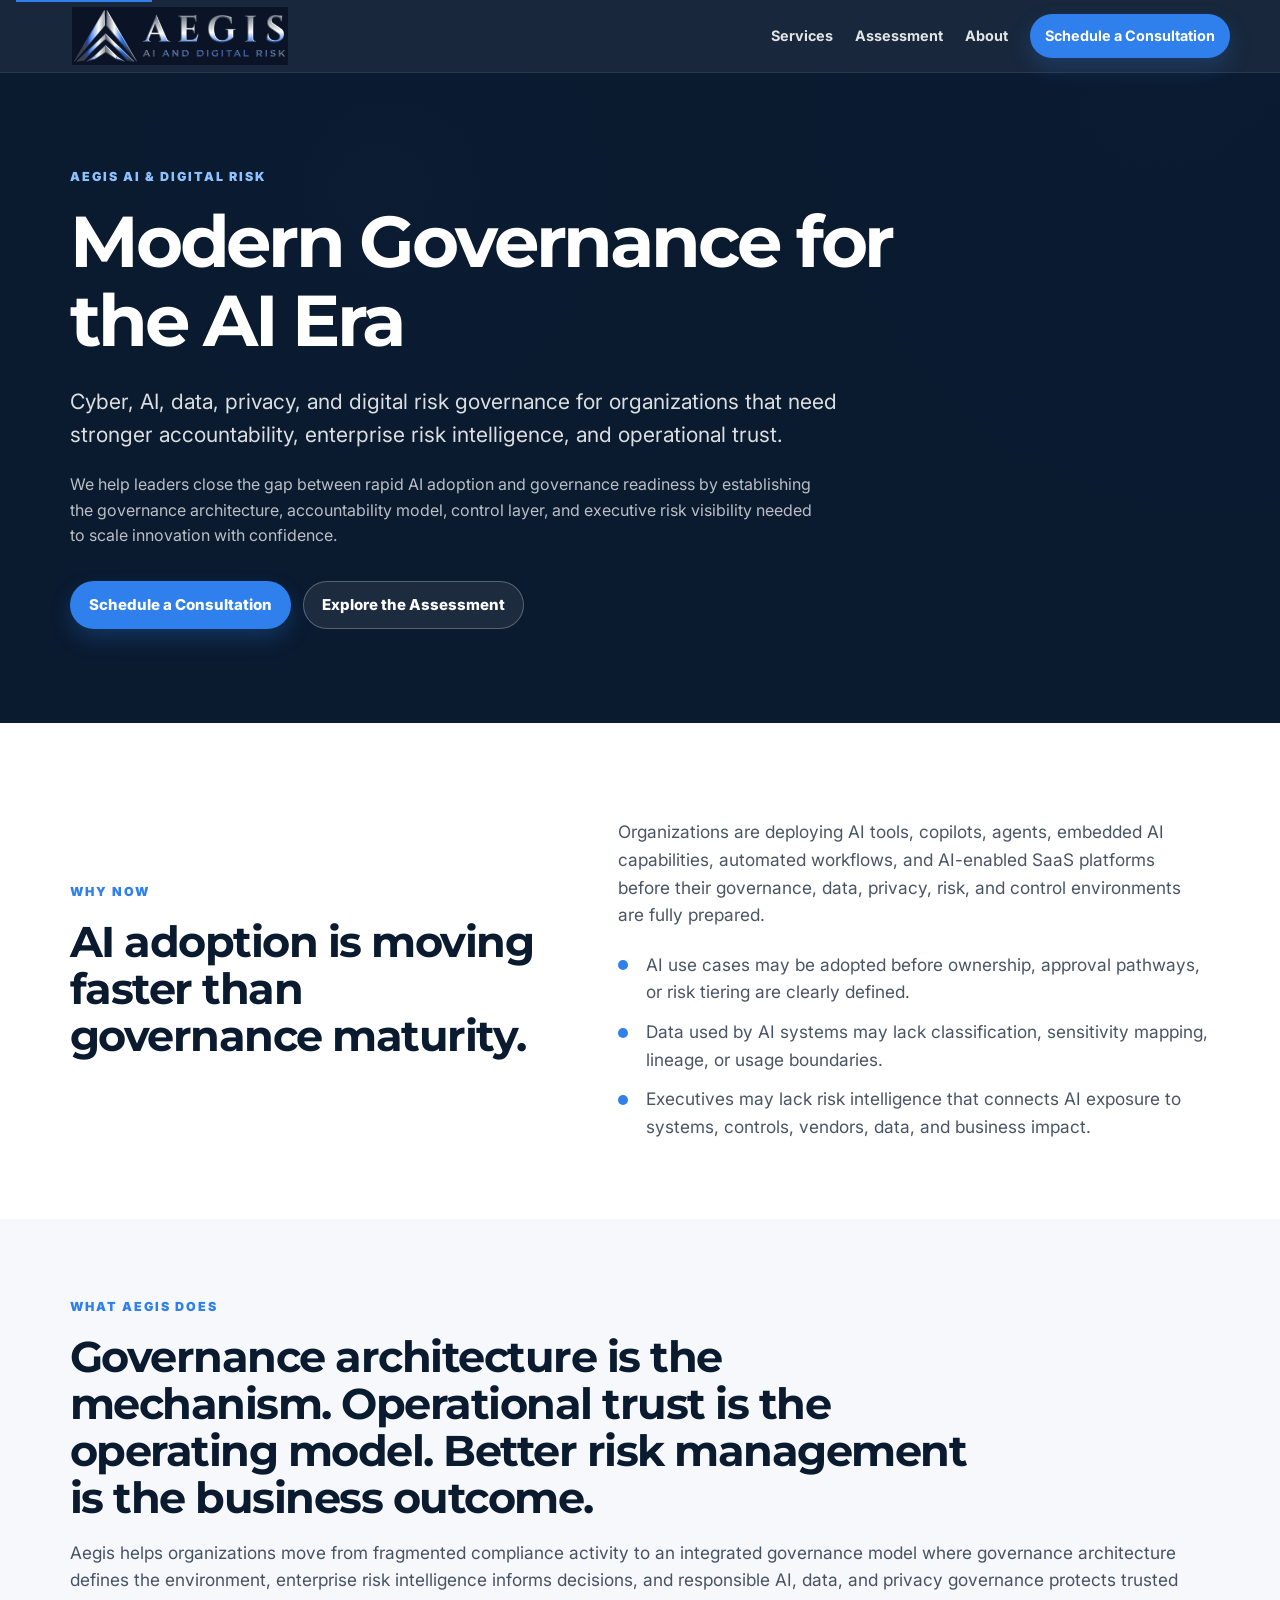
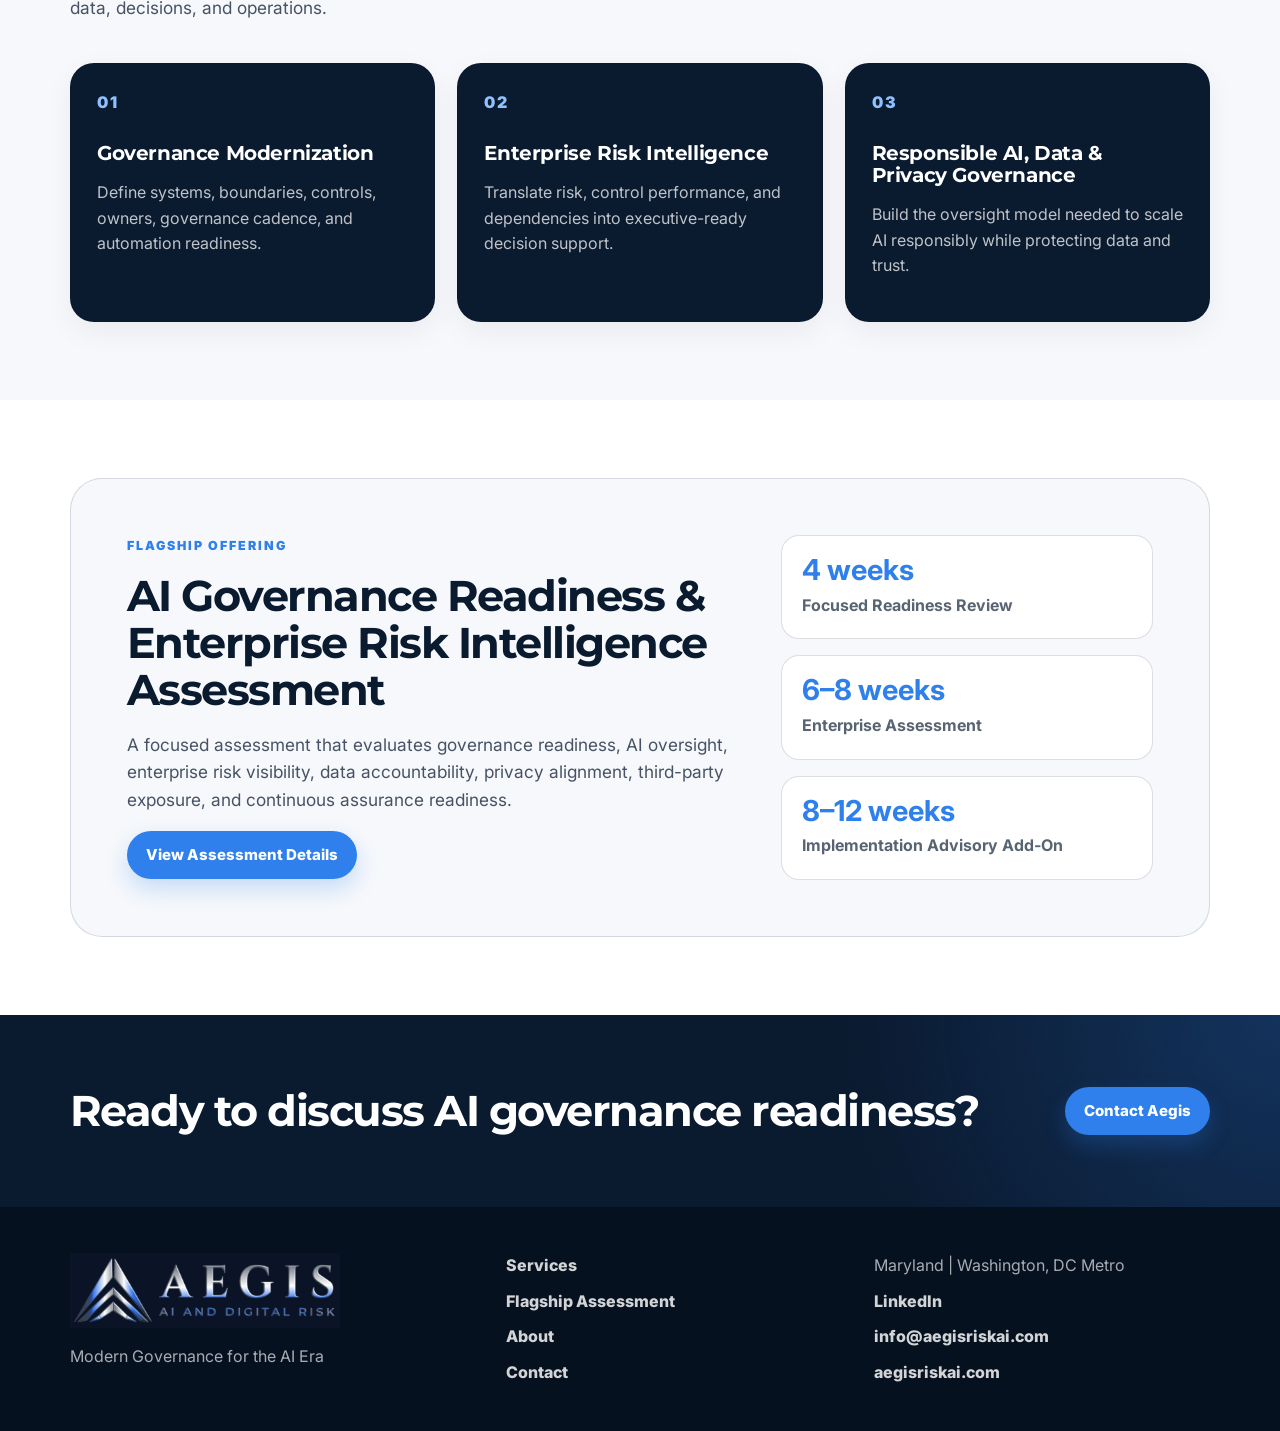
<file: index.html>
<!doctype html>
<html lang="en">
<head>
  <meta charset="utf-8" />
  <meta name="viewport" content="width=device-width, initial-scale=1" />
  <title>Aegis AI & Digital Risk | Modern Governance for the AI Era</title>
  <meta name="description" content="Cyber, AI, data, privacy, and digital risk governance for organizations that need stronger accountability, enterprise risk intelligence, and operational trust." />
  <meta property="og:title" content="Aegis AI & Digital Risk | Modern Governance for the AI Era" />
  <meta property="og:description" content="Cyber, AI, data, privacy, and digital risk governance for organizations that need stronger accountability, enterprise risk intelligence, and operational trust." />
  <meta property="og:type" content="website" />
  <link rel="icon" href="/favicon.ico" sizes="any" />
  <link rel="icon" type="image/png" href="assets/favicon.png" />
  <link rel="preconnect" href="https://fonts.googleapis.com">
  <link rel="preconnect" href="https://fonts.gstatic.com" crossorigin>
  <link href="https://fonts.googleapis.com/css2?family=Inter:wght@400;500;600;700;800&family=Montserrat:wght@700;800;900&display=swap" rel="stylesheet">
  <link rel="stylesheet" href="styles.css" />
</head>
<body>
  <a class="skip-link" href="#main">Skip to content</a>
  
<header class="site-header" id="top">
  <nav class="nav" aria-label="Main navigation">
    <a href="index.html" class="brand" aria-label="Aegis AI & Digital Risk home">
      <img src="assets/aegis-logo-nav.png" alt="Aegis AI & Digital Risk" />
    </a>
    <button class="menu-toggle" aria-expanded="false" aria-controls="nav-links">Menu</button>
    <div class="nav-links" id="nav-links">
      <a href="services.html">Services</a>
      <a href="assessment.html">Assessment</a>
      <a href="about.html">About</a>
      <a href="contact.html" class="nav-cta">Schedule a Consultation</a>
    </div>
  </nav>
</header>

  <main id="main">
<section class="hero section-dark">
  <div class="hero-bg"></div>
  <div class="container hero-content">
    <p class="eyebrow">Aegis AI & Digital Risk</p>
    <h1>Modern Governance for the AI Era</h1>
    <p class="hero-subtitle">Cyber, AI, data, privacy, and digital risk governance for organizations that need stronger accountability, enterprise risk intelligence, and operational trust.</p>
    <p class="hero-support">We help leaders close the gap between rapid AI adoption and governance readiness by establishing the governance architecture, accountability model, control layer, and executive risk visibility needed to scale innovation with confidence.</p>
    <div class="button-row">
      <a class="button primary" href="contact.html">Schedule a Consultation</a>
      <a class="button secondary" href="assessment.html">Explore the Assessment</a>
    </div>
  </div>
</section>
<section class="section" id="why-now">
  <div class="container two-column">
    <div>
      <p class="eyebrow">Why Now</p>
      <h2>AI adoption is moving faster than governance maturity.</h2>
    </div>
    <div class="lead-block">
      <p>Organizations are deploying AI tools, copilots, agents, embedded AI capabilities, automated workflows, and AI-enabled SaaS platforms before their governance, data, privacy, risk, and control environments are fully prepared.</p>
      <ul class="check-list">
        <li>AI use cases may be adopted before ownership, approval pathways, or risk tiering are clearly defined.</li>
        <li>Data used by AI systems may lack classification, sensitivity mapping, lineage, or usage boundaries.</li>
        <li>Executives may lack risk intelligence that connects AI exposure to systems, controls, vendors, data, and business impact.</li>
      </ul>
    </div>
  </div>
</section>
<section class="section subtle">
  <div class="container">
    <p class="eyebrow">What Aegis Does</p>
    <h2>Governance architecture is the mechanism. Operational trust is the operating model. Better risk management is the business outcome.</h2>
    <p class="section-intro">Aegis helps organizations move from fragmented compliance activity to an integrated governance model where governance architecture defines the environment, enterprise risk intelligence informs decisions, and responsible AI, data, and privacy governance protects trusted data, decisions, and operations.</p>
    <div class="capability-grid">
      <article class="capability-card"><span class="card-number">01</span><h3>Governance Modernization</h3><p>Define systems, boundaries, controls, owners, governance cadence, and automation readiness.</p></article>
      <article class="capability-card"><span class="card-number">02</span><h3>Enterprise Risk Intelligence</h3><p>Translate risk, control performance, and dependencies into executive-ready decision support.</p></article>
      <article class="capability-card"><span class="card-number">03</span><h3>Responsible AI, Data & Privacy Governance</h3><p>Build the oversight model needed to scale AI responsibly while protecting data and trust.</p></article>
    </div>
  </div>
</section>
<section class="section">
  <div class="container split-card">
    <div>
      <p class="eyebrow">Flagship Offering</p>
      <h2>AI Governance Readiness & Enterprise Risk Intelligence Assessment</h2>
      <p class="section-intro">A focused assessment that evaluates governance readiness, AI oversight, enterprise risk visibility, data accountability, privacy alignment, third-party exposure, and continuous assurance readiness.</p>
      <a class="button primary" href="assessment.html">View Assessment Details</a>
    </div>
    <div class="metric-list">
      <div><strong>4 weeks</strong><span>Focused Readiness Review</span></div>
      <div><strong>6–8 weeks</strong><span>Enterprise Assessment</span></div>
      <div><strong>8–12 weeks</strong><span>Implementation Advisory Add-On</span></div>
    </div>
  </div>
</section>
<section class="section-dark cta-band">
  <div class="container cta-inner">
    <h2>Ready to discuss AI governance readiness?</h2>
    <a class="button primary" href="contact.html">Contact Aegis</a>
  </div>
</section>
</main>
  
<footer class="site-footer">
  <div class="container footer-inner">
    <div>
      <img src="assets/aegis-logo-horizontal.png" alt="Aegis AI & Digital Risk" />
      <p>Modern Governance for the AI Era</p>
    </div>
    <div class="footer-links">
      <a href="services.html">Services</a>
      <a href="assessment.html">Flagship Assessment</a>
      <a href="about.html">About</a>
      <a href="contact.html">Contact</a>
    </div>
    <div class="footer-contact">
      <span>Maryland | Washington, DC Metro</span>
      <a href="https://www.linkedin.com/company/aegis-ai-digital-risk/" target="_blank" rel="noopener noreferrer">LinkedIn</a>
      <a href="mailto:info@aegisriskai.com">info@aegisriskai.com</a>
      <a href="https://aegisriskai.com">aegisriskai.com</a>
    </div>
  </div>
</footer>
<script src="script.js"></script>

</body>
</html>
</file>
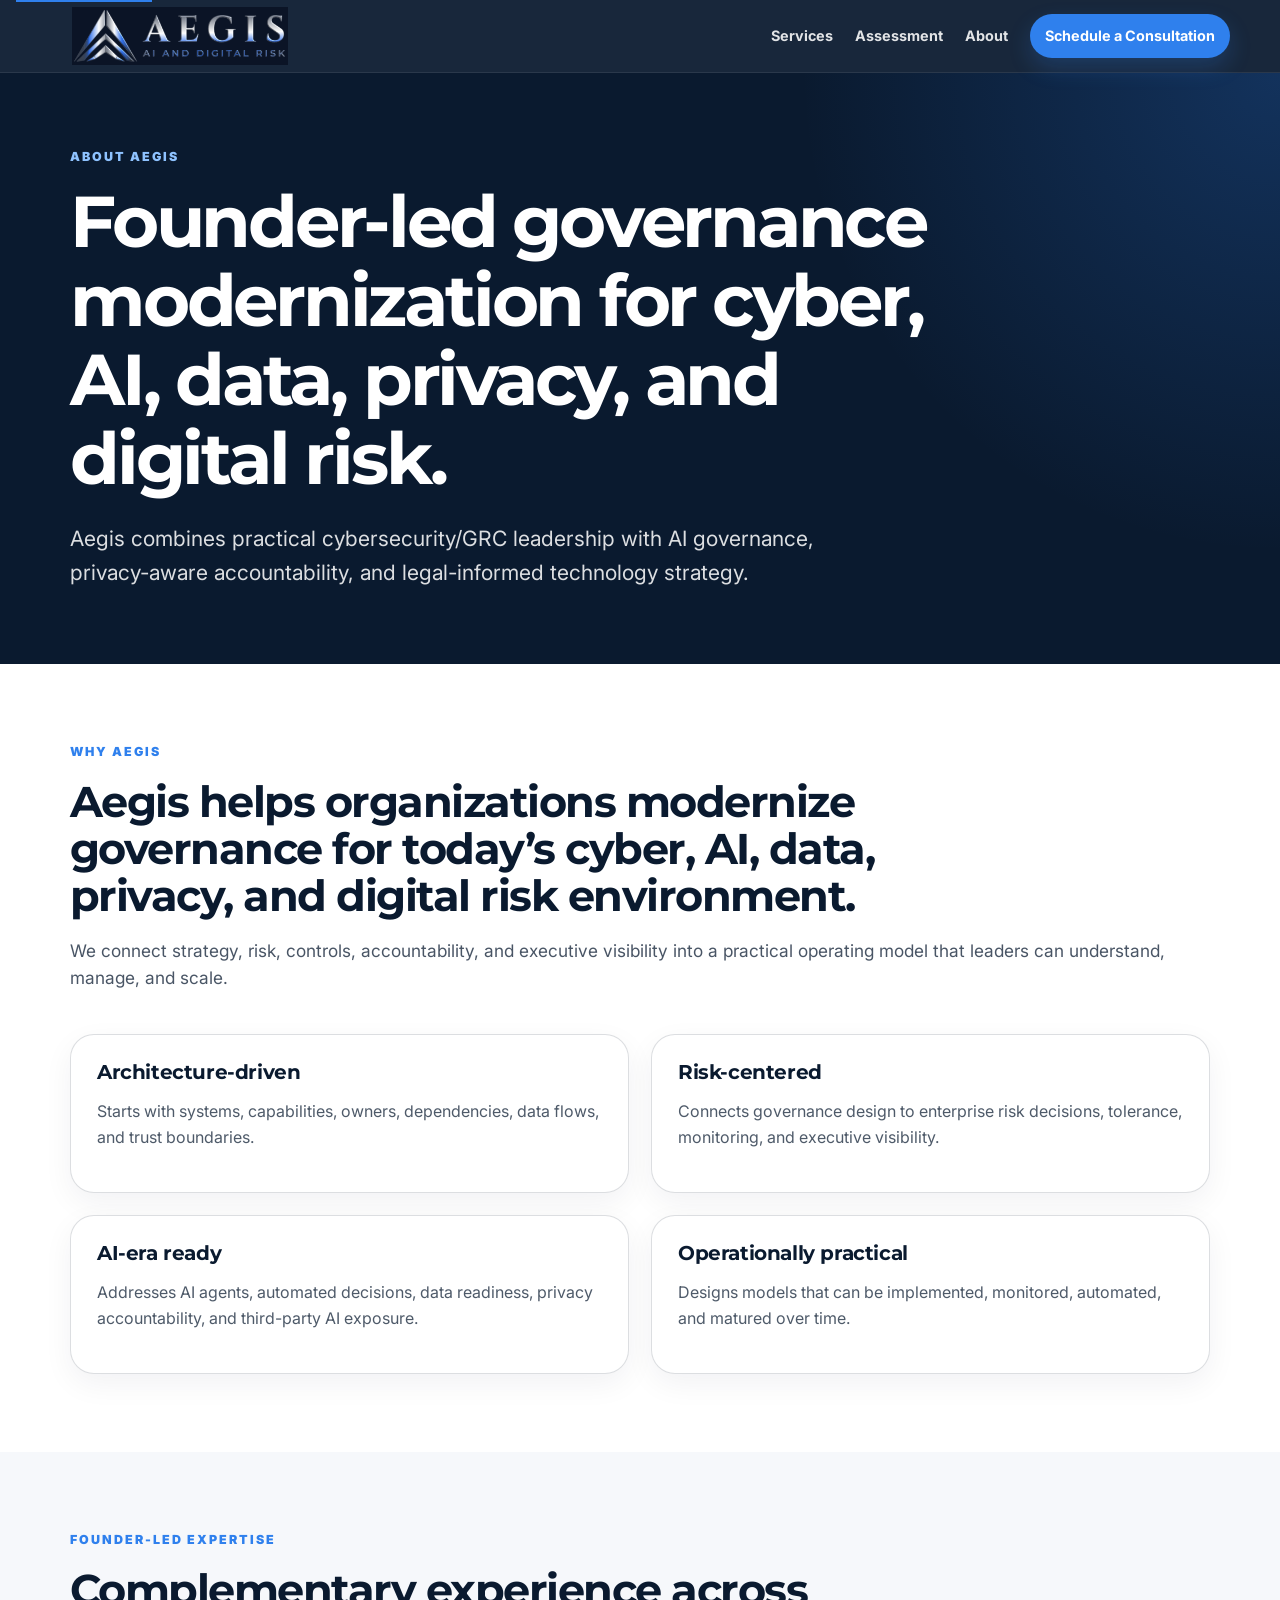
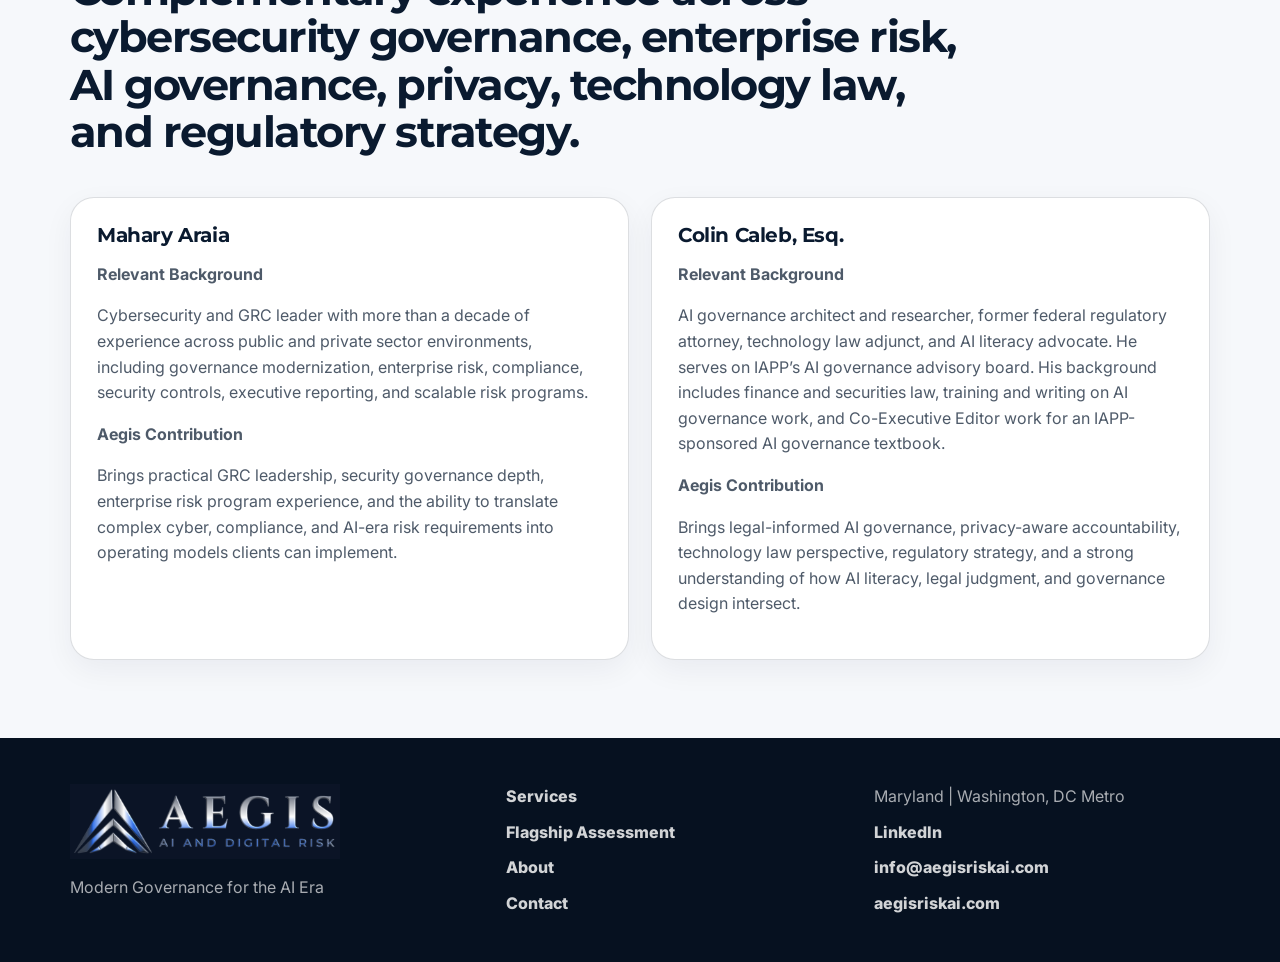
<file: about.html>
<!doctype html>
<html lang="en">
<head>
  <meta charset="utf-8" />
  <meta name="viewport" content="width=device-width, initial-scale=1" />
  <title>About | Aegis AI & Digital Risk</title>
  <meta name="description" content="Founder-led governance modernization for cyber, AI, data, privacy, and digital risk." />
  <meta property="og:title" content="About | Aegis AI & Digital Risk" />
  <meta property="og:description" content="Founder-led governance modernization for cyber, AI, data, privacy, and digital risk." />
  <meta property="og:type" content="website" />
  <link rel="icon" href="/favicon.ico" sizes="any" />
  <link rel="icon" type="image/png" href="assets/favicon.png" />
  <link rel="preconnect" href="https://fonts.googleapis.com">
  <link rel="preconnect" href="https://fonts.gstatic.com" crossorigin>
  <link href="https://fonts.googleapis.com/css2?family=Inter:wght@400;500;600;700;800&family=Montserrat:wght@700;800;900&display=swap" rel="stylesheet">
  <link rel="stylesheet" href="styles.css" />
</head>
<body>
  <a class="skip-link" href="#main">Skip to content</a>
  
<header class="site-header" id="top">
  <nav class="nav" aria-label="Main navigation">
    <a href="index.html" class="brand" aria-label="Aegis AI & Digital Risk home">
      <img src="assets/aegis-logo-nav.png" alt="Aegis AI & Digital Risk" />
    </a>
    <button class="menu-toggle" aria-expanded="false" aria-controls="nav-links">Menu</button>
    <div class="nav-links" id="nav-links">
      <a href="services.html">Services</a>
      <a href="assessment.html">Assessment</a>
      <a href="about.html">About</a>
      <a href="contact.html" class="nav-cta">Schedule a Consultation</a>
    </div>
  </nav>
</header>

  <main id="main">
<section class="page-hero section-dark"><div class="container"><p class="eyebrow">About Aegis</p><h1>Founder-led governance modernization for cyber, AI, data, privacy, and digital risk.</h1><p class="hero-subtitle">Aegis combines practical cybersecurity/GRC leadership with AI governance, privacy-aware accountability, and legal-informed technology strategy.</p></div></section>
<section class="section"><div class="container"><p class="eyebrow">Why Aegis</p><h2>Aegis helps organizations modernize governance for today’s cyber, AI, data, privacy, and digital risk environment.</h2><p class="section-intro">We connect strategy, risk, controls, accountability, and executive visibility into a practical operating model that leaders can understand, manage, and scale.</p><div class="why-grid"><article><h3>Architecture-driven</h3><p>Starts with systems, capabilities, owners, dependencies, data flows, and trust boundaries.</p></article><article><h3>Risk-centered</h3><p>Connects governance design to enterprise risk decisions, tolerance, monitoring, and executive visibility.</p></article><article><h3>AI-era ready</h3><p>Addresses AI agents, automated decisions, data readiness, privacy accountability, and third-party AI exposure.</p></article><article><h3>Operationally practical</h3><p>Designs models that can be implemented, monitored, automated, and matured over time.</p></article></div></div></section>
<section class="section subtle"><div class="container"><p class="eyebrow">Founder-Led Expertise</p><h2>Complementary experience across cybersecurity governance, enterprise risk, AI governance, privacy, technology law, and regulatory strategy.</h2><div class="founder-grid"><article class="founder-card"><h3>Mahary Araia</h3><p><strong>Relevant Background</strong></p><p>Cybersecurity and GRC leader with more than a decade of experience across public and private sector environments, including governance modernization, enterprise risk, compliance, security controls, executive reporting, and scalable risk programs.</p><p><strong>Aegis Contribution</strong></p><p>Brings practical GRC leadership, security governance depth, enterprise risk program experience, and the ability to translate complex cyber, compliance, and AI-era risk requirements into operating models clients can implement.</p></article><article class="founder-card"><h3>Colin Caleb, Esq.</h3><p><strong>Relevant Background</strong></p><p>AI governance architect and researcher, former federal regulatory attorney, technology law adjunct, and AI literacy advocate. He serves on IAPP’s AI governance advisory board. His background includes finance and securities law, training and writing on AI governance work, and Co-Executive Editor work for an IAPP-sponsored AI governance textbook.</p><p><strong>Aegis Contribution</strong></p><p>Brings legal-informed AI governance, privacy-aware accountability, technology law perspective, regulatory strategy, and a strong understanding of how AI literacy, legal judgment, and governance design intersect.</p></article></div></div></section>
</main>
  
<footer class="site-footer">
  <div class="container footer-inner">
    <div>
      <img src="assets/aegis-logo-horizontal.png" alt="Aegis AI & Digital Risk" />
      <p>Modern Governance for the AI Era</p>
    </div>
    <div class="footer-links">
      <a href="services.html">Services</a>
      <a href="assessment.html">Flagship Assessment</a>
      <a href="about.html">About</a>
      <a href="contact.html">Contact</a>
    </div>
    <div class="footer-contact">
      <span>Maryland | Washington, DC Metro</span>
      <a href="https://www.linkedin.com/company/aegis-ai-digital-risk/" target="_blank" rel="noopener noreferrer">LinkedIn</a>
      <a href="mailto:info@aegisriskai.com">info@aegisriskai.com</a>
      <a href="https://aegisriskai.com">aegisriskai.com</a>
    </div>
  </div>
</footer>
<script src="script.js"></script>

</body>
</html>
</file>
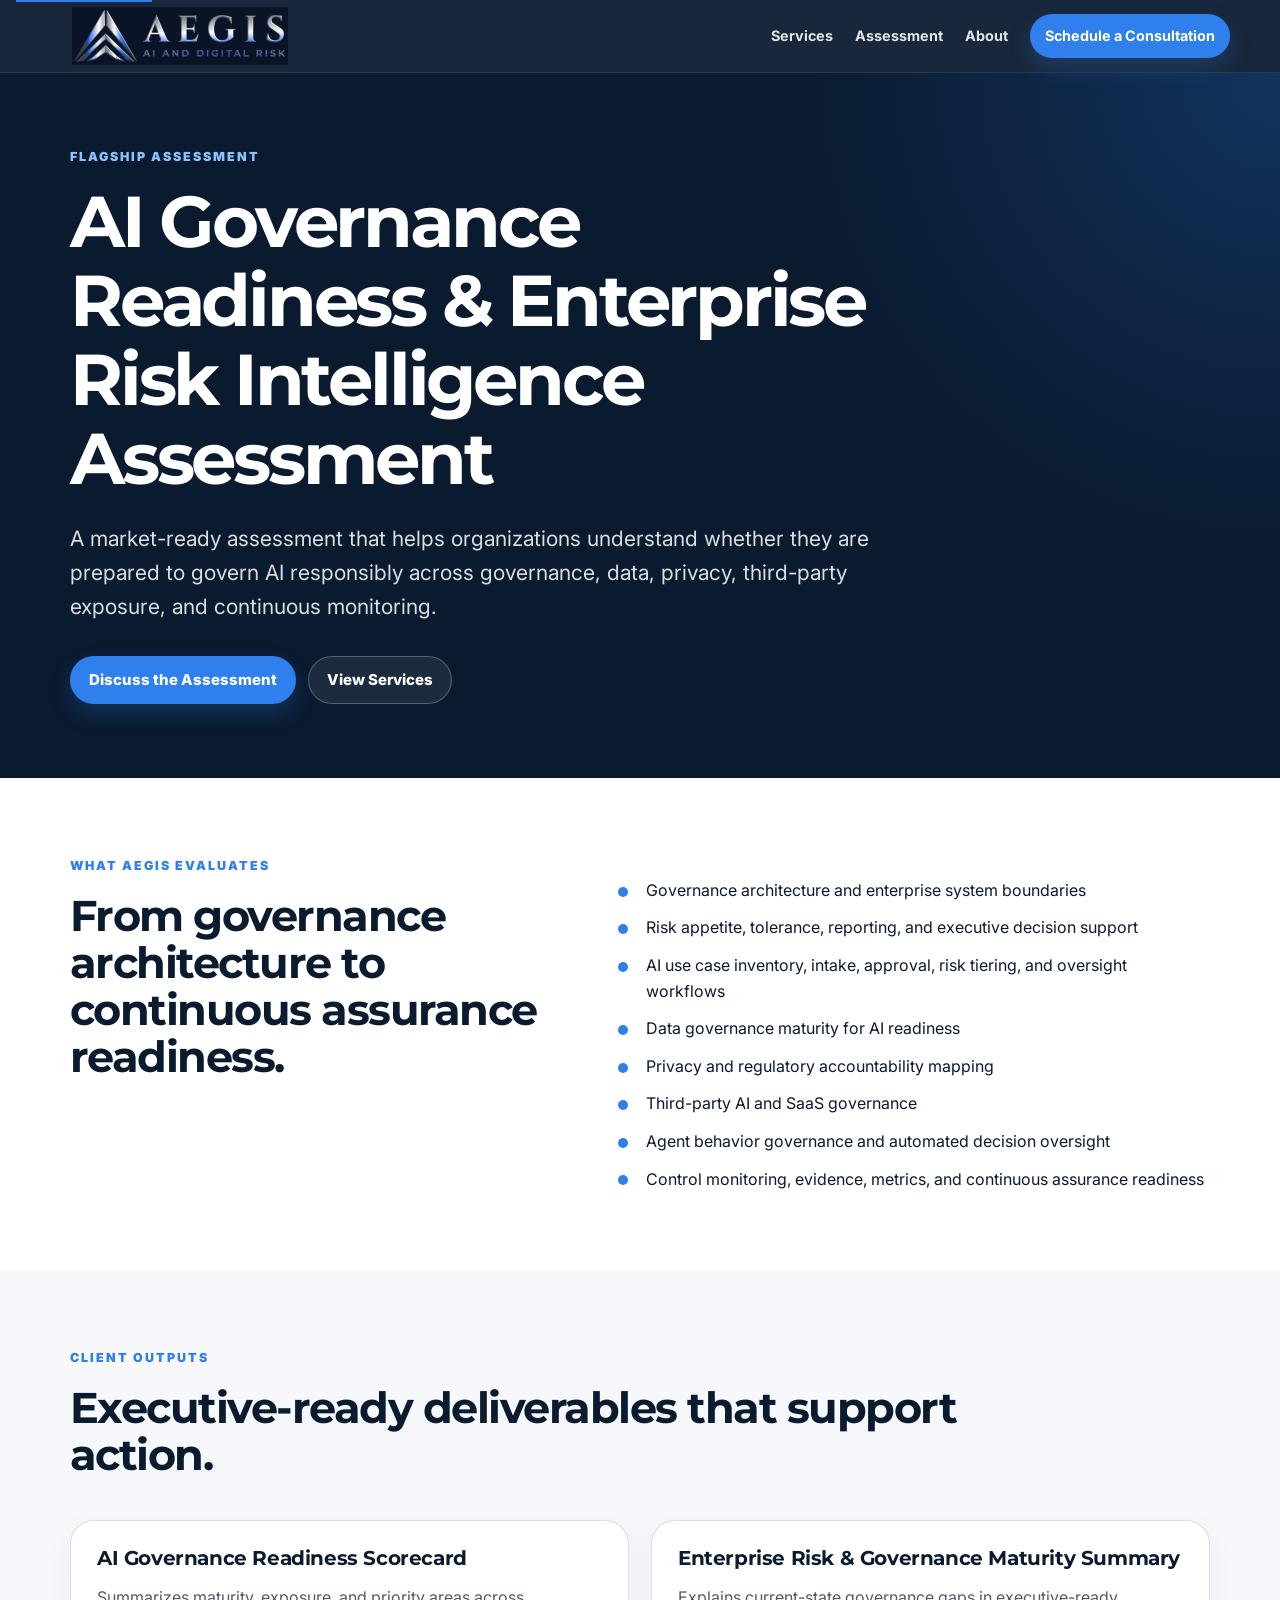
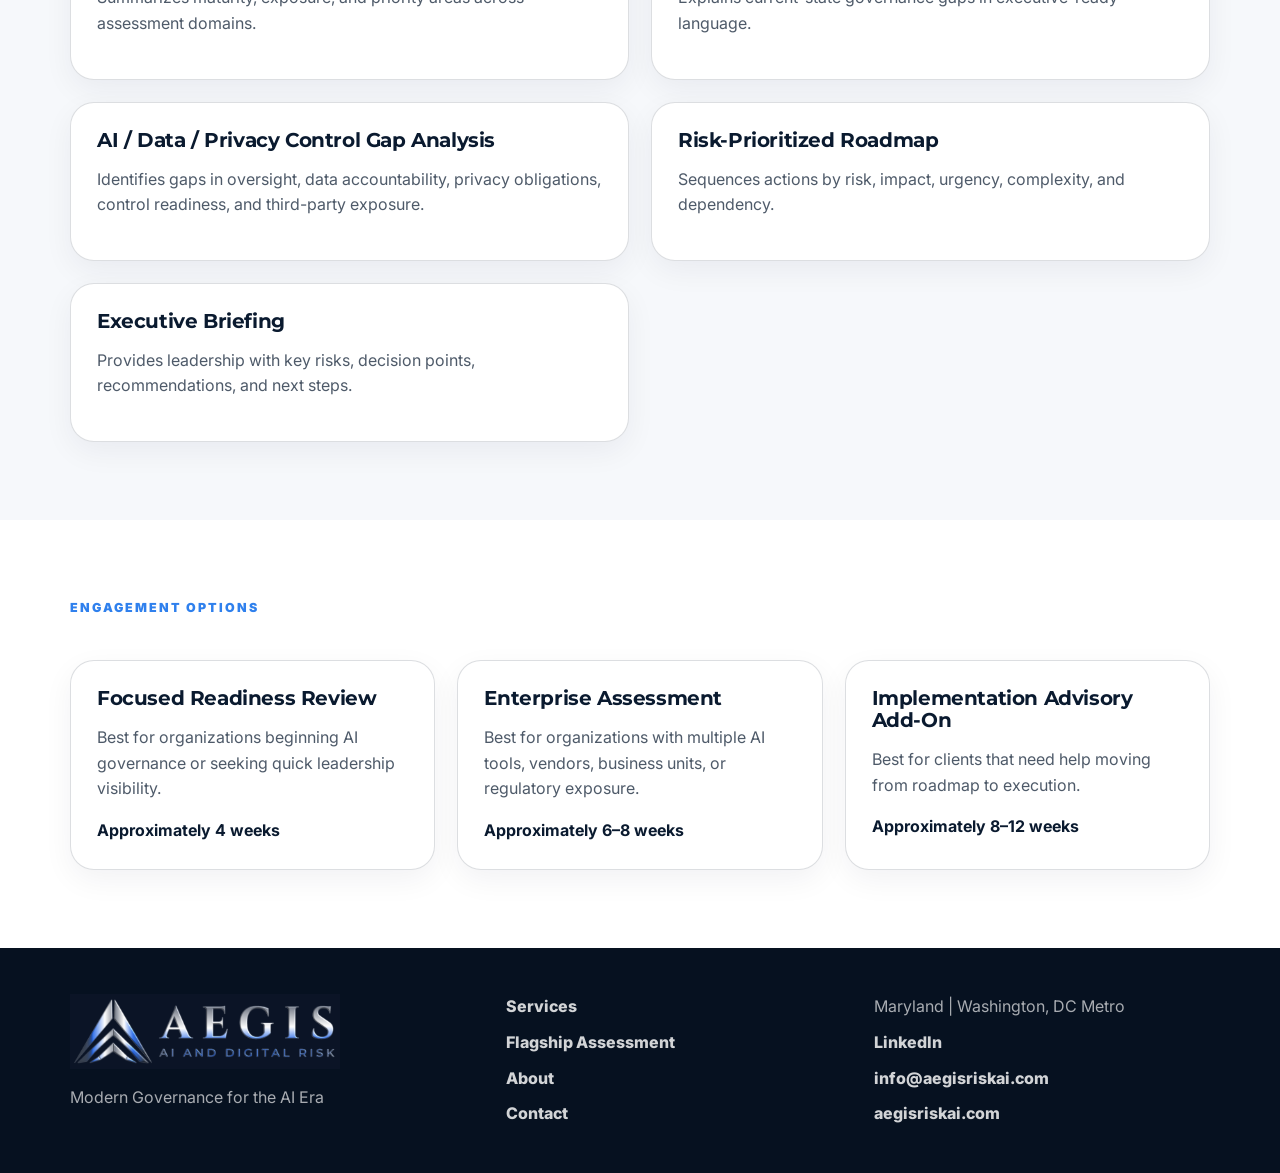
<file: assessment.html>
<!doctype html>
<html lang="en">
<head>
  <meta charset="utf-8" />
  <meta name="viewport" content="width=device-width, initial-scale=1" />
  <title>AI Governance Readiness Assessment | Aegis AI & Digital Risk</title>
  <meta name="description" content="Aegis AI Governance Readiness and Enterprise Risk Intelligence Assessment for governance, risk, data, privacy, third-party AI, and continuous assurance readiness." />
  <meta property="og:title" content="AI Governance Readiness Assessment | Aegis AI & Digital Risk" />
  <meta property="og:description" content="Aegis AI Governance Readiness and Enterprise Risk Intelligence Assessment for governance, risk, data, privacy, third-party AI, and continuous assurance readiness." />
  <meta property="og:type" content="website" />
  <link rel="icon" href="/favicon.ico" sizes="any" />
  <link rel="icon" type="image/png" href="assets/favicon.png" />
  <link rel="preconnect" href="https://fonts.googleapis.com">
  <link rel="preconnect" href="https://fonts.gstatic.com" crossorigin>
  <link href="https://fonts.googleapis.com/css2?family=Inter:wght@400;500;600;700;800&family=Montserrat:wght@700;800;900&display=swap" rel="stylesheet">
  <link rel="stylesheet" href="styles.css" />
</head>
<body>
  <a class="skip-link" href="#main">Skip to content</a>
  
<header class="site-header" id="top">
  <nav class="nav" aria-label="Main navigation">
    <a href="index.html" class="brand" aria-label="Aegis AI & Digital Risk home">
      <img src="assets/aegis-logo-nav.png" alt="Aegis AI & Digital Risk" />
    </a>
    <button class="menu-toggle" aria-expanded="false" aria-controls="nav-links">Menu</button>
    <div class="nav-links" id="nav-links">
      <a href="services.html">Services</a>
      <a href="assessment.html">Assessment</a>
      <a href="about.html">About</a>
      <a href="contact.html" class="nav-cta">Schedule a Consultation</a>
    </div>
  </nav>
</header>

  <main id="main">
<section class="page-hero section-dark"><div class="container"><p class="eyebrow">Flagship Assessment</p><h1>AI Governance Readiness & Enterprise Risk Intelligence Assessment</h1><p class="hero-subtitle">A market-ready assessment that helps organizations understand whether they are prepared to govern AI responsibly across governance, data, privacy, third-party exposure, and continuous monitoring.</p><div class="button-row"><a class="button primary" href="contact.html">Discuss the Assessment</a><a class="button secondary" href="services.html">View Services</a></div></div></section>
<section class="section"><div class="container two-column align-start"><div><p class="eyebrow">What Aegis Evaluates</p><h2>From governance architecture to continuous assurance readiness.</h2></div><div><ul class="check-list"><li>Governance architecture and enterprise system boundaries</li><li>Risk appetite, tolerance, reporting, and executive decision support</li><li>AI use case inventory, intake, approval, risk tiering, and oversight workflows</li><li>Data governance maturity for AI readiness</li><li>Privacy and regulatory accountability mapping</li><li>Third-party AI and SaaS governance</li><li>Agent behavior governance and automated decision oversight</li><li>Control monitoring, evidence, metrics, and continuous assurance readiness</li></ul></div></div></section>
<section class="section subtle"><div class="container"><p class="eyebrow">Client Outputs</p><h2>Executive-ready deliverables that support action.</h2><div class="deliverable-grid"><article><h3>AI Governance Readiness Scorecard</h3><p>Summarizes maturity, exposure, and priority areas across assessment domains.</p></article><article><h3>Enterprise Risk & Governance Maturity Summary</h3><p>Explains current-state governance gaps in executive-ready language.</p></article><article><h3>AI / Data / Privacy Control Gap Analysis</h3><p>Identifies gaps in oversight, data accountability, privacy obligations, control readiness, and third-party exposure.</p></article><article><h3>Risk-Prioritized Roadmap</h3><p>Sequences actions by risk, impact, urgency, complexity, and dependency.</p></article><article><h3>Executive Briefing</h3><p>Provides leadership with key risks, decision points, recommendations, and next steps.</p></article></div></div></section>
<section class="section"><div class="container"><p class="eyebrow">Engagement Options</p><div class="pricing-grid"><article><h3>Focused Readiness Review</h3><p>Best for organizations beginning AI governance or seeking quick leadership visibility.</p><strong>Approximately 4 weeks</strong></article><article><h3>Enterprise Assessment</h3><p>Best for organizations with multiple AI tools, vendors, business units, or regulatory exposure.</p><strong>Approximately 6–8 weeks</strong></article><article><h3>Implementation Advisory Add-On</h3><p>Best for clients that need help moving from roadmap to execution.</p><strong>Approximately 8–12 weeks</strong></article></div></div></section>
</main>
  
<footer class="site-footer">
  <div class="container footer-inner">
    <div>
      <img src="assets/aegis-logo-horizontal.png" alt="Aegis AI & Digital Risk" />
      <p>Modern Governance for the AI Era</p>
    </div>
    <div class="footer-links">
      <a href="services.html">Services</a>
      <a href="assessment.html">Flagship Assessment</a>
      <a href="about.html">About</a>
      <a href="contact.html">Contact</a>
    </div>
    <div class="footer-contact">
      <span>Maryland | Washington, DC Metro</span>
      <a href="https://www.linkedin.com/company/aegis-ai-digital-risk/" target="_blank" rel="noopener noreferrer">LinkedIn</a>
      <a href="mailto:info@aegisriskai.com">info@aegisriskai.com</a>
      <a href="https://aegisriskai.com">aegisriskai.com</a>
    </div>
  </div>
</footer>
<script src="script.js"></script>

</body>
</html>
</file>
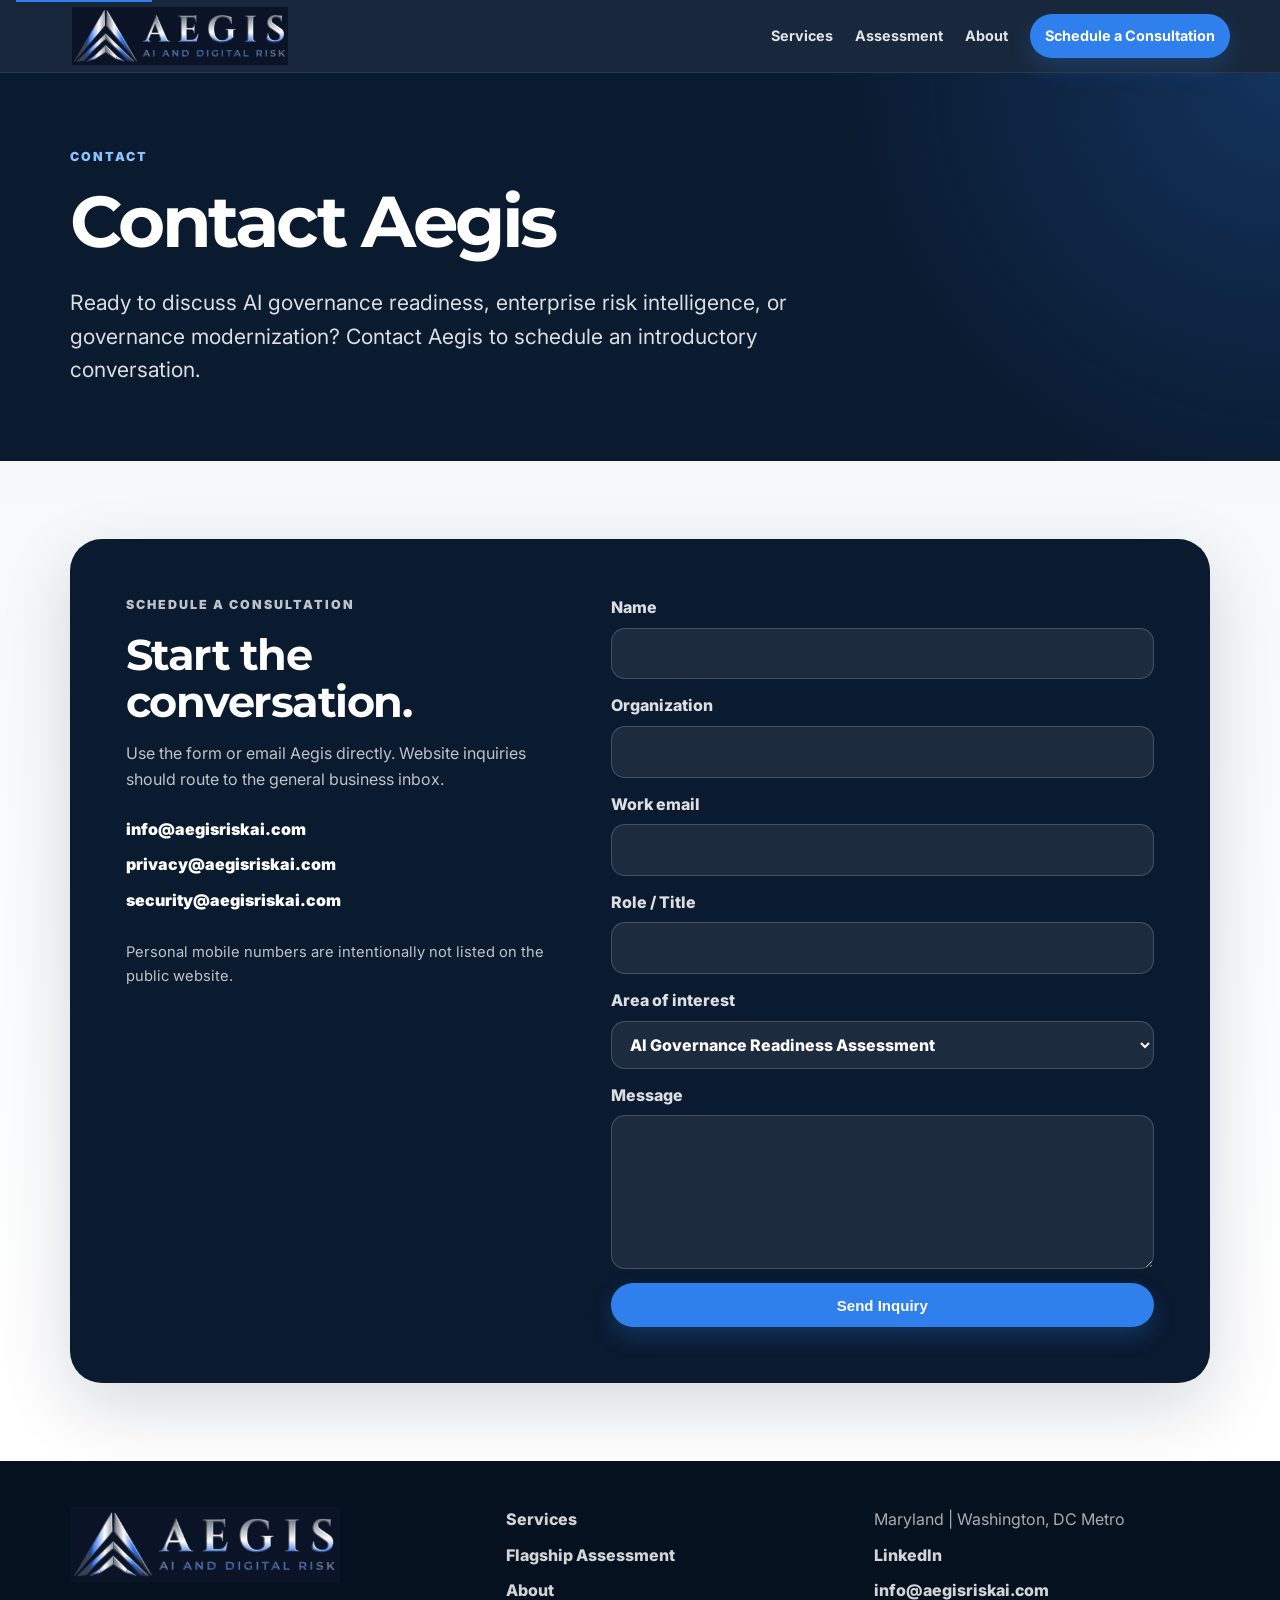
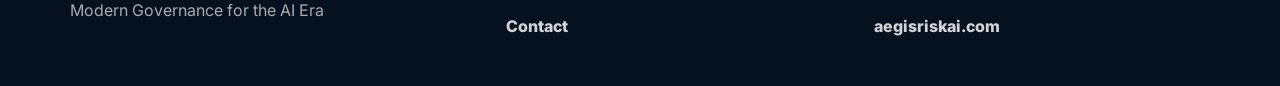
<file: contact.html>
<!doctype html>
<html lang="en">
<head>
  <meta charset="utf-8" />
  <meta name="viewport" content="width=device-width, initial-scale=1" />
  <title>Contact Aegis | Aegis AI & Digital Risk</title>
  <meta name="description" content="Contact Aegis AI & Digital Risk to schedule an introductory consultation." />
  <meta property="og:title" content="Contact Aegis | Aegis AI & Digital Risk" />
  <meta property="og:description" content="Contact Aegis AI & Digital Risk to schedule an introductory consultation." />
  <meta property="og:type" content="website" />
  <link rel="icon" href="/favicon.ico" sizes="any" />
  <link rel="icon" type="image/png" href="assets/favicon.png" />
  <link rel="preconnect" href="https://fonts.googleapis.com">
  <link rel="preconnect" href="https://fonts.gstatic.com" crossorigin>
  <link href="https://fonts.googleapis.com/css2?family=Inter:wght@400;500;600;700;800&family=Montserrat:wght@700;800;900&display=swap" rel="stylesheet">
  <link rel="stylesheet" href="styles.css" />
</head>
<body>
  <a class="skip-link" href="#main">Skip to content</a>
  
<header class="site-header" id="top">
  <nav class="nav" aria-label="Main navigation">
    <a href="index.html" class="brand" aria-label="Aegis AI & Digital Risk home">
      <img src="assets/aegis-logo-nav.png" alt="Aegis AI & Digital Risk" />
    </a>
    <button class="menu-toggle" aria-expanded="false" aria-controls="nav-links">Menu</button>
    <div class="nav-links" id="nav-links">
      <a href="services.html">Services</a>
      <a href="assessment.html">Assessment</a>
      <a href="about.html">About</a>
      <a href="contact.html" class="nav-cta">Schedule a Consultation</a>
    </div>
  </nav>
</header>

  <main id="main">
<section class="page-hero section-dark"><div class="container"><p class="eyebrow">Contact</p><h1>Contact Aegis</h1><p class="hero-subtitle">Ready to discuss AI governance readiness, enterprise risk intelligence, or governance modernization? Contact Aegis to schedule an introductory conversation.</p></div></section>
<section class="section contact-section"><div class="container contact-card"><div><p class="eyebrow">Schedule a Consultation</p><h2>Start the conversation.</h2><p>Use the form or email Aegis directly. Website inquiries should route to the general business inbox.</p><div class="contact-links"><a href="mailto:info@aegisriskai.com">info@aegisriskai.com</a><a href="mailto:privacy@aegisriskai.com">privacy@aegisriskai.com</a><a href="mailto:security@aegisriskai.com">security@aegisriskai.com</a></div><p class="small-note">Personal mobile numbers are intentionally not listed on the public website.</p></div><form class="contact-form" action="mailto:info@aegisriskai.com" method="post" enctype="text/plain"><label>Name<input name="name" required /></label><label>Organization<input name="organization" /></label><label>Work email<input type="email" name="email" required /></label><label>Role / Title<input name="role" /></label><label>Area of interest<select name="interest"><option>AI Governance Readiness Assessment</option><option>Governance Modernization</option><option>Enterprise Risk Intelligence</option><option>Responsible AI, Data & Privacy Governance</option><option>Implementation Advisory</option></select></label><label>Message<textarea name="message" rows="5" required></textarea></label><button type="submit" class="button primary">Send Inquiry</button></form></div></section>
</main>
  
<footer class="site-footer">
  <div class="container footer-inner">
    <div>
      <img src="assets/aegis-logo-horizontal.png" alt="Aegis AI & Digital Risk" />
      <p>Modern Governance for the AI Era</p>
    </div>
    <div class="footer-links">
      <a href="services.html">Services</a>
      <a href="assessment.html">Flagship Assessment</a>
      <a href="about.html">About</a>
      <a href="contact.html">Contact</a>
    </div>
    <div class="footer-contact">
      <span>Maryland | Washington, DC Metro</span>
      <a href="https://www.linkedin.com/company/aegis-ai-digital-risk/" target="_blank" rel="noopener noreferrer">LinkedIn</a>
      <a href="mailto:info@aegisriskai.com">info@aegisriskai.com</a>
      <a href="https://aegisriskai.com">aegisriskai.com</a>
    </div>
  </div>
</footer>
<script src="script.js"></script>

</body>
</html>
</file>
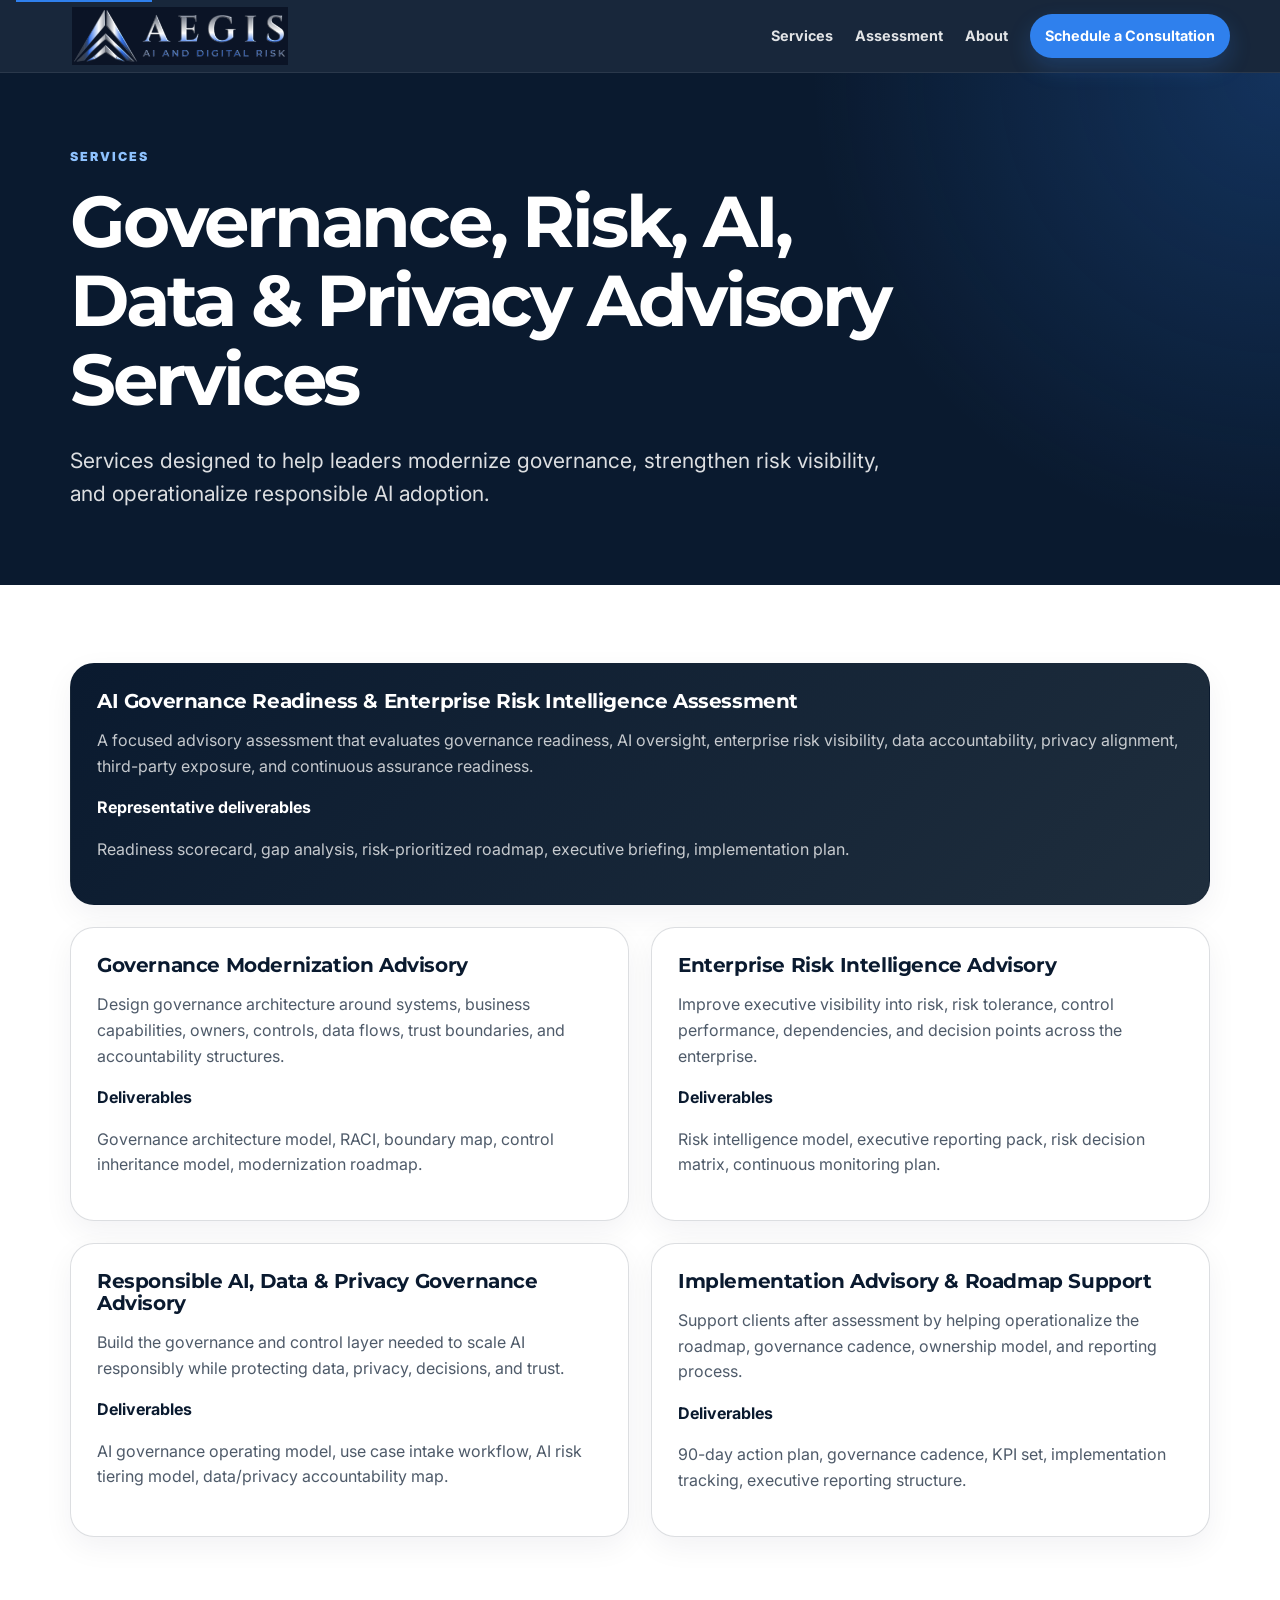
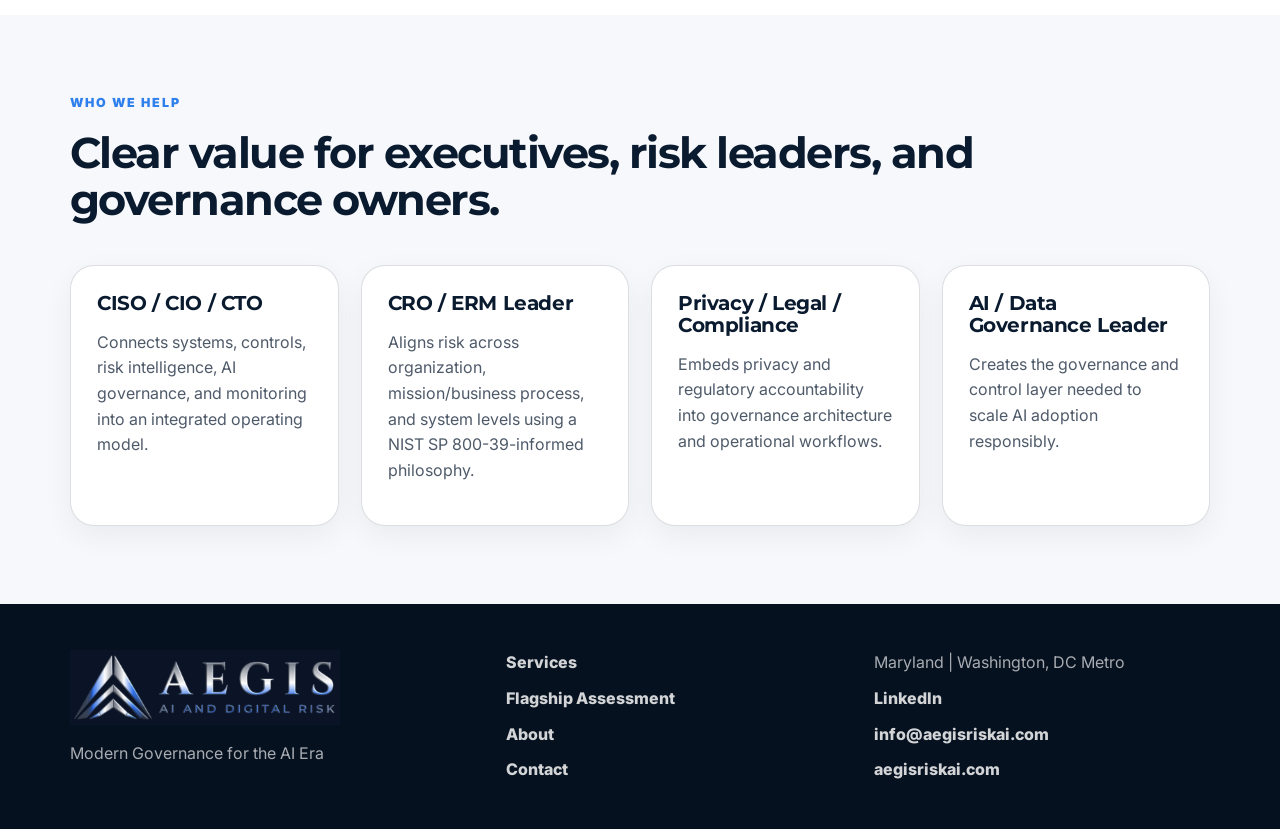
<file: services.html>
<!doctype html>
<html lang="en">
<head>
  <meta charset="utf-8" />
  <meta name="viewport" content="width=device-width, initial-scale=1" />
  <title>Services | Aegis AI & Digital Risk</title>
  <meta name="description" content="Governance, risk, AI, data, privacy, cybersecurity, and digital risk advisory services from Aegis AI & Digital Risk." />
  <meta property="og:title" content="Services | Aegis AI & Digital Risk" />
  <meta property="og:description" content="Governance, risk, AI, data, privacy, cybersecurity, and digital risk advisory services from Aegis AI & Digital Risk." />
  <meta property="og:type" content="website" />
  <link rel="icon" href="/favicon.ico" sizes="any" />
  <link rel="icon" type="image/png" href="assets/favicon.png" />
  <link rel="preconnect" href="https://fonts.googleapis.com">
  <link rel="preconnect" href="https://fonts.gstatic.com" crossorigin>
  <link href="https://fonts.googleapis.com/css2?family=Inter:wght@400;500;600;700;800&family=Montserrat:wght@700;800;900&display=swap" rel="stylesheet">
  <link rel="stylesheet" href="styles.css" />
</head>
<body>
  <a class="skip-link" href="#main">Skip to content</a>
  
<header class="site-header" id="top">
  <nav class="nav" aria-label="Main navigation">
    <a href="index.html" class="brand" aria-label="Aegis AI & Digital Risk home">
      <img src="assets/aegis-logo-nav.png" alt="Aegis AI & Digital Risk" />
    </a>
    <button class="menu-toggle" aria-expanded="false" aria-controls="nav-links">Menu</button>
    <div class="nav-links" id="nav-links">
      <a href="services.html">Services</a>
      <a href="assessment.html">Assessment</a>
      <a href="about.html">About</a>
      <a href="contact.html" class="nav-cta">Schedule a Consultation</a>
    </div>
  </nav>
</header>

  <main id="main">
<section class="page-hero section-dark"><div class="container"><p class="eyebrow">Services</p><h1>Governance, Risk, AI, Data & Privacy Advisory Services</h1><p class="hero-subtitle">Services designed to help leaders modernize governance, strengthen risk visibility, and operationalize responsible AI adoption.</p></div></section>
<section class="section"><div class="container"><div class="service-grid">
<article class="service-card featured"><h3>AI Governance Readiness & Enterprise Risk Intelligence Assessment</h3><p>A focused advisory assessment that evaluates governance readiness, AI oversight, enterprise risk visibility, data accountability, privacy alignment, third-party exposure, and continuous assurance readiness.</p><strong>Representative deliverables</strong><p>Readiness scorecard, gap analysis, risk-prioritized roadmap, executive briefing, implementation plan.</p></article>
<article class="service-card"><h3>Governance Modernization Advisory</h3><p>Design governance architecture around systems, business capabilities, owners, controls, data flows, trust boundaries, and accountability structures.</p><strong>Deliverables</strong><p>Governance architecture model, RACI, boundary map, control inheritance model, modernization roadmap.</p></article>
<article class="service-card"><h3>Enterprise Risk Intelligence Advisory</h3><p>Improve executive visibility into risk, risk tolerance, control performance, dependencies, and decision points across the enterprise.</p><strong>Deliverables</strong><p>Risk intelligence model, executive reporting pack, risk decision matrix, continuous monitoring plan.</p></article>
<article class="service-card"><h3>Responsible AI, Data & Privacy Governance Advisory</h3><p>Build the governance and control layer needed to scale AI responsibly while protecting data, privacy, decisions, and trust.</p><strong>Deliverables</strong><p>AI governance operating model, use case intake workflow, AI risk tiering model, data/privacy accountability map.</p></article>
<article class="service-card"><h3>Implementation Advisory & Roadmap Support</h3><p>Support clients after assessment by helping operationalize the roadmap, governance cadence, ownership model, and reporting process.</p><strong>Deliverables</strong><p>90-day action plan, governance cadence, KPI set, implementation tracking, executive reporting structure.</p></article>
</div></div></section>
<section class="section subtle"><div class="container"><p class="eyebrow">Who We Help</p><h2>Clear value for executives, risk leaders, and governance owners.</h2><div class="stakeholder-grid"><div><h3>CISO / CIO / CTO</h3><p>Connects systems, controls, risk intelligence, AI governance, and monitoring into an integrated operating model.</p></div><div><h3>CRO / ERM Leader</h3><p>Aligns risk across organization, mission/business process, and system levels using a NIST SP 800-39-informed philosophy.</p></div><div><h3>Privacy / Legal / Compliance</h3><p>Embeds privacy and regulatory accountability into governance architecture and operational workflows.</p></div><div><h3>AI / Data Governance Leader</h3><p>Creates the governance and control layer needed to scale AI adoption responsibly.</p></div></div></div></section>
</main>
  
<footer class="site-footer">
  <div class="container footer-inner">
    <div>
      <img src="assets/aegis-logo-horizontal.png" alt="Aegis AI & Digital Risk" />
      <p>Modern Governance for the AI Era</p>
    </div>
    <div class="footer-links">
      <a href="services.html">Services</a>
      <a href="assessment.html">Flagship Assessment</a>
      <a href="about.html">About</a>
      <a href="contact.html">Contact</a>
    </div>
    <div class="footer-contact">
      <span>Maryland | Washington, DC Metro</span>
      <a href="https://www.linkedin.com/company/aegis-ai-digital-risk/" target="_blank" rel="noopener noreferrer">LinkedIn</a>
      <a href="mailto:info@aegisriskai.com">info@aegisriskai.com</a>
      <a href="https://aegisriskai.com">aegisriskai.com</a>
    </div>
  </div>
</footer>
<script src="script.js"></script>

</body>
</html>
</file>
<file: styles.css>
:root{--navy:#0a1a2f;--slate:#1f2e3d;--steel:#4a5a6a;--blue:#2f80ed;--teal:#2d9c9f;--white:#fff;--muted:#eef3f7;--line:rgba(10,26,47,.14);--shadow:0 24px 70px rgba(10,26,47,.16);--radius:24px}*{box-sizing:border-box}html{scroll-behavior:smooth}body{margin:0;font-family:Inter,Arial,Helvetica,sans-serif;color:var(--navy);background:var(--white);line-height:1.6}img{max-width:100%;display:block}a{color:inherit}.skip-link{position:absolute;top:-40px;left:16px;background:var(--blue);color:#fff;padding:8px 12px;z-index:100}.skip-link:focus{top:16px}.container{width:min(1140px,calc(100% - 40px));margin:0 auto}.site-header{position:sticky;top:0;z-index:20;background:rgba(10,26,47,.94);backdrop-filter:blur(14px);border-bottom:1px solid rgba(255,255,255,.08)}.nav{width:min(1180px,calc(100% - 32px));margin:0 auto;min-height:72px;display:flex;align-items:center;justify-content:space-between;gap:24px}.brand img{width:260px;height:auto;max-height:58px;object-fit:contain}.nav-links{display:flex;align-items:center;gap:22px}.nav-links a{color:rgba(255,255,255,.88);text-decoration:none;font-weight:700;font-size:.9rem}.nav-links a:hover{color:#fff}.nav-cta{background:var(--blue);color:#fff!important;padding:10px 15px;border-radius:999px;box-shadow:0 10px 22px rgba(47,128,237,.22)}.menu-toggle{display:none;background:transparent;color:#fff;border:1px solid rgba(255,255,255,.3);border-radius:999px;padding:8px 14px;font-weight:800}.section{padding:78px 0}.section-dark{background:radial-gradient(circle at top right,rgba(47,128,237,.24),transparent 34%),var(--navy);color:#fff}.subtle{background:#f6f8fb}.hero,.page-hero{position:relative;display:grid;place-items:center;overflow:hidden}.hero{min-height:650px}.page-hero{min-height:380px;padding:74px 0}.hero-bg{position:absolute;inset:0;background:linear-gradient(90deg,rgba(10,26,47,.98),rgba(10,26,47,.82),rgba(10,26,47,.94)),radial-gradient(circle at 28% 18%,rgba(47,128,237,.18),transparent 24%),linear-gradient(135deg,rgba(255,255,255,.035) 1px,transparent 1px);background-size:auto,auto,46px 46px}.hero-content{position:relative;padding:68px 0}.eyebrow{color:var(--blue);text-transform:uppercase;letter-spacing:.16em;font-weight:900;font-size:.78rem;margin:0 0 16px}.section-dark .eyebrow,.page-hero .eyebrow{color:#8ec2ff}h1,h2,h3{font-family:Montserrat,Inter,Arial,sans-serif;line-height:1.1;margin:0}h1{max-width:880px;font-size:clamp(2.55rem,5.6vw,4.7rem);letter-spacing:-.045em}h2{font-size:clamp(1.75rem,3.35vw,3.15rem);letter-spacing:-.035em;max-width:920px}h3{font-size:1.25rem;letter-spacing:-.02em}.hero-subtitle{max-width:820px;font-size:clamp(1.05rem,1.65vw,1.32rem);color:rgba(255,255,255,.86);margin:24px 0 0}.hero-support{max-width:760px;color:rgba(255,255,255,.72);margin:20px 0 0;font-size:1rem}.button-row{display:flex;flex-wrap:wrap;gap:12px;margin-top:32px}.button{display:inline-flex;align-items:center;justify-content:center;min-height:44px;padding:11px 18px;border-radius:999px;font-weight:800;text-decoration:none;border:1px solid transparent;cursor:pointer;font-size:.94rem}.button.primary{background:var(--blue);color:#fff;box-shadow:0 10px 22px rgba(47,128,237,.24)}.button.secondary{background:rgba(255,255,255,.08);color:#fff;border-color:rgba(255,255,255,.26)}.two-column{display:grid;grid-template-columns:.9fr 1.1fr;gap:64px;align-items:center}.align-start{align-items:start}.lead-block,.section-intro{font-size:1.08rem;color:rgba(10,26,47,.74)}.section-dark .section-intro{color:rgba(255,255,255,.75)}.check-list{padding:0;margin:22px 0 0;list-style:none;display:grid;gap:12px}.check-list li{position:relative;padding-left:28px}.check-list li:before{content:"";position:absolute;left:0;top:.55em;width:10px;height:10px;border-radius:999px;background:var(--blue)}.capability-grid,.founder-grid,.stakeholder-grid,.why-grid,.deliverable-grid,.pricing-grid{display:grid;gap:22px;margin-top:42px}.capability-grid{grid-template-columns:repeat(3,1fr)}.founder-grid,.service-grid{grid-template-columns:repeat(2,1fr)}.stakeholder-grid{grid-template-columns:repeat(4,1fr)}.why-grid,.deliverable-grid{grid-template-columns:repeat(2,1fr)}.pricing-grid{grid-template-columns:repeat(3,1fr)}.capability-card,.service-card,.founder-card,.stakeholder-grid>div,.why-grid>article,.deliverable-grid>article,.pricing-grid>article{background:#fff;border:1px solid var(--line);border-radius:var(--radius);padding:26px;box-shadow:0 10px 30px rgba(10,26,47,.055)}.capability-card{background:var(--navy);color:#fff;min-height:250px}.card-number{color:#8ec2ff;font-weight:900;letter-spacing:.12em}.capability-card h3{margin-top:26px}.capability-card p{color:rgba(255,255,255,.74)}.service-grid{display:grid;gap:22px;margin-top:0}.service-card.featured{grid-column:1/-1;background:linear-gradient(135deg,var(--navy),var(--slate));color:#fff}.service-card.featured p{color:rgba(255,255,255,.76)}.service-card p,.founder-card p,.stakeholder-grid p,.why-grid p,.deliverable-grid p,.pricing-grid p{color:rgba(10,26,47,.72)}.split-card{display:grid;grid-template-columns:1.25fr .75fr;gap:34px;align-items:center;background:#f6f8fb;border:1px solid var(--line);border-radius:32px;padding:clamp(28px,5vw,56px)}.metric-list{display:grid;gap:16px}.metric-list div{background:#fff;border:1px solid var(--line);border-radius:18px;padding:20px}.metric-list strong{display:block;font-size:1.8rem;line-height:1;color:var(--blue)}.metric-list span{display:block;margin-top:8px;color:rgba(10,26,47,.68);font-weight:700}.cta-band{padding:72px 0}.cta-inner{display:flex;align-items:center;justify-content:space-between;gap:24px}.contact-section{background:linear-gradient(180deg,#f6f8fb,#fff)}.contact-card{display:grid;grid-template-columns:.9fr 1.1fr;gap:40px;background:var(--navy);color:#fff;border-radius:32px;padding:clamp(28px,5vw,56px);box-shadow:var(--shadow)}.contact-card p{color:rgba(255,255,255,.74)}.contact-links{display:grid;gap:10px;margin-top:24px}.contact-links a{color:#fff;font-weight:900;text-decoration:none}.small-note{font-size:.92rem;margin-top:28px}.contact-form{display:grid;gap:14px}.contact-form label{display:grid;gap:7px;color:rgba(255,255,255,.86);font-weight:800}.contact-form input,.contact-form select,.contact-form textarea{width:100%;border:1px solid rgba(255,255,255,.18);background:rgba(255,255,255,.08);color:#fff;border-radius:14px;padding:12px 14px;font:inherit}.contact-form select option{color:var(--navy)}.site-footer{background:#061120;color:#fff;padding:46px 0}.footer-inner{display:grid;grid-template-columns:1.2fr 1fr 1fr;gap:32px;align-items:start}.site-footer img{width:270px;max-width:100%;height:auto;margin-bottom:14px}.footer-links,.footer-contact{display:grid;gap:10px}.footer-links a,.footer-contact a{color:rgba(255,255,255,.82);text-decoration:none;font-weight:800}.footer-contact span,.site-footer p{color:rgba(255,255,255,.65)}@media (max-width:900px){.menu-toggle{display:inline-flex}.nav-links{display:none;position:absolute;left:16px;right:16px;top:78px;background:var(--navy);padding:18px;border-radius:18px;box-shadow:var(--shadow);flex-direction:column;align-items:stretch}.nav-links.open{display:flex}.nav-links a{padding:10px 12px}.two-column,.contact-card,.footer-inner,.split-card{grid-template-columns:1fr}.capability-grid,.founder-grid,.stakeholder-grid,.service-grid,.why-grid,.deliverable-grid,.pricing-grid{grid-template-columns:1fr}.hero{min-height:600px}.section{padding:64px 0}.cta-inner{align-items:flex-start;flex-direction:column}.brand img{width:220px;max-height:54px}h1{font-size:clamp(2.35rem,10vw,4rem)}}
</file>
